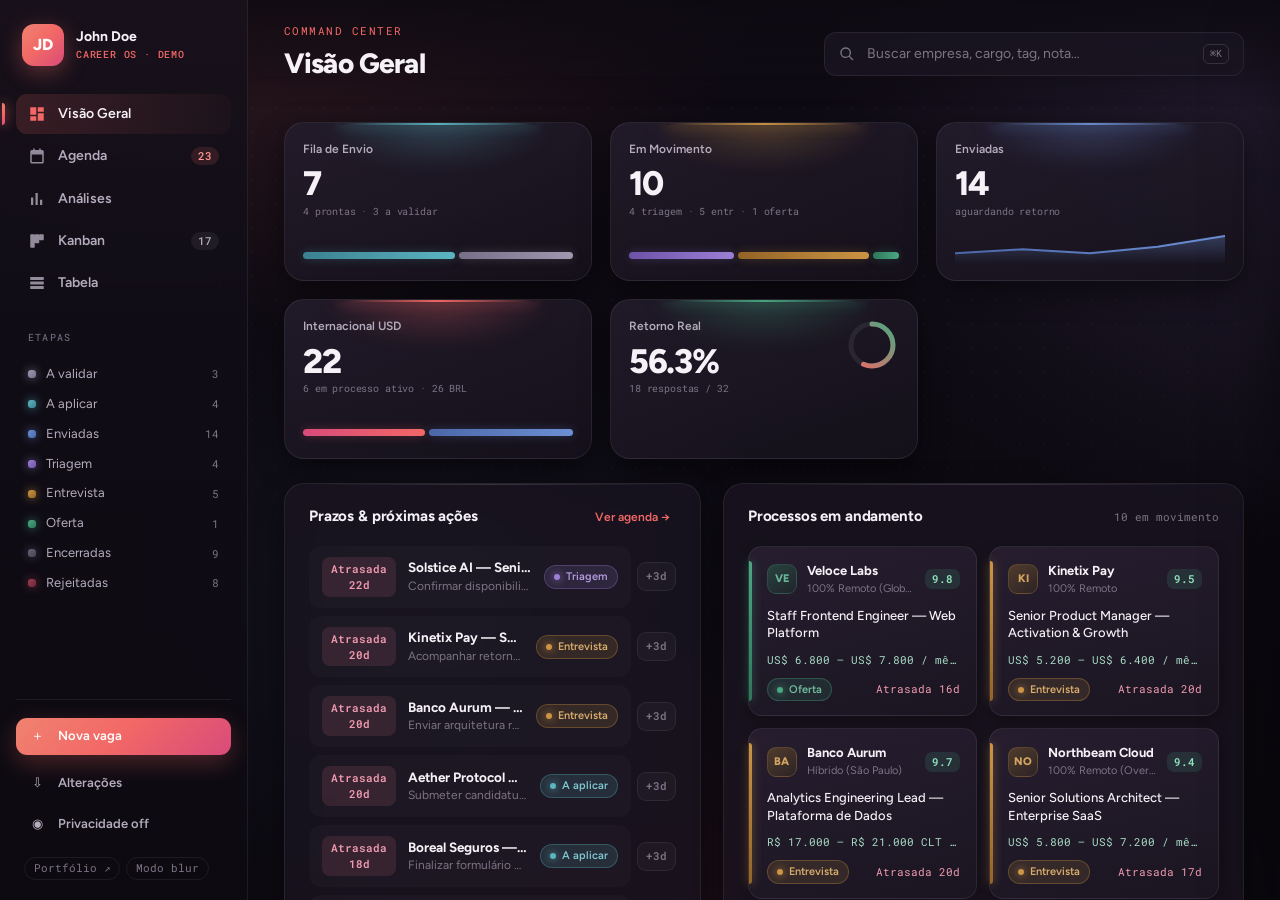
<file: index.html>
<!doctype html>
<html lang="pt-BR">
  <head>
    <meta charset="UTF-8" />
    <meta name="viewport" content="width=device-width, initial-scale=1.0" />
    <title>Career OS — Painel Interativo de Processos Seletivos</title>
    <meta name="description" content="Painel open-source em HTML, CSS e JS puro com Kanban drag-and-drop, agenda de prazos, busca rápida (⌘K) e gráficos em SVG nativo — zero build e dados fictícios." />
    <meta property="og:type" content="website" />
    <meta property="og:url" content="https://arthurdilorenzo.github.io/career-os-demo/" />
    <meta property="og:title" content="Career OS — Painel Interativo de Processos Seletivos" />
    <meta property="og:description" content="Demo interativa open-source em HTML, CSS e JS puro: Kanban drag-and-drop, agenda de follow-ups, busca ⌘K e gráficos SVG nativos." />
    <meta property="og:image" content="https://arthurdilorenzo.github.io/career-os-demo/assets/og-preview.png" />
    <meta property="og:image:width" content="1200" />
    <meta property="og:image:height" content="630" />
    <meta name="twitter:card" content="summary_large_image" />
    <meta name="twitter:title" content="Career OS — Painel Interativo de Processos Seletivos" />
    <meta name="twitter:description" content="Demo interativa open-source em HTML, CSS e JS puro com Kanban, agenda e gráficos SVG nativos." />
    <meta name="twitter:image" content="https://arthurdilorenzo.github.io/career-os-demo/assets/og-preview.png" />
    <link rel="icon" type="image/svg+xml" href="assets/favicon_jd.svg" />
    <link rel="icon" type="image/png" href="assets/favicon_jd.png" />
    <link rel="apple-touch-icon" href="assets/favicon_jd.png" />
    <link rel="preconnect" href="https://fonts.googleapis.com" />
    <link rel="preconnect" href="https://fonts.gstatic.com" crossorigin />
    <link href="https://fonts.googleapis.com/css2?family=Figtree:wght@400;500;600;700;800&family=Roboto+Mono:wght@400;500;600&display=swap" rel="stylesheet" />
    <link rel="stylesheet" href="styles.css?v=3.5" />
  </head>
  <body>
    <div class="ambient" aria-hidden="true"></div>

    <div class="app">
      <!-- ============ SIDEBAR ============ -->
      <aside class="sidebar" id="sidebar">
        <div class="sb-brand">
          <span class="sb-mark">JD</span>
          <span class="sb-brand-text">John Doe<small>Career OS · Demo</small></span>
        </div>

        <nav class="sb-nav" aria-label="Navegação principal">
          <button class="sb-item active" data-view="overview"><svg viewBox="0 0 24 24"><path d="M3 13h8V3H3zm0 8h8v-6H3zm10 0h8V11h-8zm0-18v6h8V3z"/></svg><span>Visão Geral</span></button>
          <button class="sb-item" data-view="agenda"><svg viewBox="0 0 24 24"><path d="M7 2v2H5a2 2 0 0 0-2 2v14a2 2 0 0 0 2 2h14a2 2 0 0 0 2-2V6a2 2 0 0 0-2-2h-2V2h-2v2H9V2zm-2 8h14v10H5z"/></svg><span>Agenda</span><em class="sb-count alert" id="sbCountAgenda">0</em></button>
          <button class="sb-item" data-view="analytics"><svg viewBox="0 0 24 24"><path d="M4 20V10h3v10zm6 0V4h3v16zm6 0v-7h3v7z"/></svg><span>Análises</span></button>
          <button class="sb-item" data-view="kanban"><svg viewBox="0 0 24 24"><path d="M4 3h4a1 1 0 0 1 1 1v16a1 1 0 0 1-1 1H4a1 1 0 0 1-1-1V4a1 1 0 0 1 1-1zm6 0h4a1 1 0 0 1 1 1v10a1 1 0 0 1-1 1h-4a1 1 0 0 1-1-1V4a1 1 0 0 1 1-1zm6 0h4a1 1 0 0 1 1 1v6a1 1 0 0 1-1 1h-4a1 1 0 0 1-1-1V4a1 1 0 0 1 1-1z"/></svg><span>Kanban</span><em class="sb-count" id="sbCountKanban">0</em></button>
          <button class="sb-item" data-view="table"><svg viewBox="0 0 24 24"><path d="M3 4h18v4H3zm0 6h18v4H3zm0 6h18v4H3z"/></svg><span>Tabela</span></button>
        </nav>

        <div class="sb-section-label">Etapas</div>
        <ul class="sb-legend" id="sbLegend"></ul>

        <div class="sb-footer">
          <button class="sb-action primary" id="addJobBtn"><span>＋</span><b>Nova vaga</b></button>
          <button class="sb-action" id="exportChangesBtn"><span>⇩</span><b>Alterações</b><em id="localChangesBadge" class="sb-count" hidden>0</em></button>
          <button class="sb-action" id="privacyModeBtn" aria-pressed="false"><span id="privacyIcon">◉</span><b id="privacyLabel">Privacidade off</b></button>
          <div class="sb-links">
            <a href="https://arthurdilorenzo.com" target="_blank" rel="noreferrer">Portfólio ↗</a>
            <a href="kanban_blurred.html">Modo blur</a>
          </div>
        </div>
      </aside>

      <!-- ============ MAIN ============ -->
      <main class="main">
        <header class="topbar">
          <div class="tb-title">
            <p class="eyebrow" id="viewEyebrow">COMMAND CENTER</p>
            <h1 id="viewTitle">Visão Geral</h1>
          </div>
          <div class="tb-search">
            <svg viewBox="0 0 24 24"><path d="M10 2a8 8 0 0 1 6.32 12.9l5.39 5.4-1.41 1.4-5.4-5.39A8 8 0 1 1 10 2zm0 2a6 6 0 1 0 0 12 6 6 0 0 0 0-12z"/></svg>
            <input id="searchInput" type="search" placeholder="Buscar empresa, cargo, tag, nota…" aria-label="Buscar vagas" />
            <kbd>⌘K</kbd>
          </div>
          <div class="tb-targets">
            <div class="tb-target"><span>USD</span><strong class="sensitive">US$ 5k+</strong></div>
            <div class="tb-target"><span>BRL</span><strong class="sensitive">R$ 15k+</strong></div>
          </div>
        </header>

        <div id="privacyNotice" class="privacy-banner" hidden>🔒 Modo privacidade ativo — remunerações borradas. <button id="turnOffPrivacyBtn" type="button">Desativar</button></div>

        <!-- ===== VIEW: OVERVIEW ===== -->
        <section class="view" id="view-overview">
          <div class="kpi-row" id="kpiRow"></div>

          <div class="ov-grid">
            <div class="panel">
              <div class="panel-head"><h2>Prazos & próximas ações</h2><button class="link-btn" data-goto="agenda">Ver agenda →</button></div>
              <div id="ovAgenda" class="ov-agenda"></div>
            </div>
            <div class="panel">
              <div class="panel-head"><h2>Processos em andamento</h2><span class="panel-sub" id="ovActiveCount"></span></div>
              <div id="ovActive" class="ov-active"></div>
            </div>
          </div>

          <div class="ov-grid charts">
            <div class="panel">
              <div class="panel-head"><h2>Funil por etapa</h2><button class="link-btn" data-goto="kanban">Abrir kanban →</button></div>
              <div id="ovFunnel"></div>
            </div>
            <div class="panel">
              <div class="panel-head"><h2>Volume por mês</h2><span class="panel-sub">data de envio · ou de registro quando ausente</span></div>
              <div id="ovMonthly"></div>
            </div>
          </div>
        </section>

        <!-- ===== VIEW: KANBAN ===== -->
        <section class="view" id="view-kanban" hidden>
          <div class="toolbar">
            <div class="seg" id="kanbanRegion">
              <button class="active" data-region="all">Todas</button>
              <button data-region="Internacional">USD</button>
              <button data-region="Brasil">Brasil</button>
            </div>
            <label class="switch"><input type="checkbox" id="hideArchived" /> <span>Ocultar encerradas / rejeitadas</span></label>
            <span class="toolbar-meta" id="kanbanMeta"></span>
          </div>
          <div class="kanban" id="kanbanBoard"></div>
        </section>

        <!-- ===== VIEW: TABLE ===== -->
        <section class="view" id="view-table" hidden>
          <div class="toolbar">
            <div class="chips" id="tableStageChips"></div>
            <div class="seg" id="tableRegion">
              <button class="active" data-region="all">Todas</button>
              <button data-region="Internacional">USD</button>
              <button data-region="Brasil">Brasil</button>
            </div>
            <span class="toolbar-meta" id="tableMeta"></span>
          </div>
          <div class="panel table-panel">
            <table class="data-table">
              <thead>
                <tr>
                  <th data-sort="company">Empresa</th>
                  <th data-sort="role">Cargo</th>
                  <th data-sort="stage">Etapa</th>
                  <th data-sort="fitScore">Fit</th>
                  <th data-sort="salary">Remuneração</th>
                  <th data-sort="category">Região</th>
                  <th data-sort="date">Data</th>
                  <th data-sort="due">Prazo</th>
                </tr>
              </thead>
              <tbody id="tableBody"></tbody>
            </table>
          </div>
        </section>

        <!-- ===== VIEW: ANALYTICS ===== -->
        <section class="view" id="view-analytics" hidden>
          <div class="an-grid">
            <div class="panel"><div class="panel-head"><h2>Taxa de retorno real</h2></div><div id="anGauge"></div></div>
            <div class="panel"><div class="panel-head"><h2>Moeda / região</h2></div><div id="anDonut"></div></div>
            <div class="panel"><div class="panel-head"><h2>Distribuição de Fit Score</h2></div><div id="anFit"></div></div>
            <div class="panel span-2"><div class="panel-head"><h2>Volume por mês, por região</h2><span class="panel-sub">data de envio · ou de registro quando ausente</span></div><div id="anMonthly"></div></div>
            <div class="panel"><div class="panel-head"><h2>Desfecho das candidaturas</h2></div><div id="anOutcome"></div></div>
          </div>
          <p class="data-note" id="anNote"></p>
        </section>

        <!-- ===== VIEW: AGENDA ===== -->
        <section class="view" id="view-agenda" hidden>
          <div class="agenda" id="agendaList"></div>
        </section>

        <footer class="site-foot">
          <span>Feito por <a href="https://arthurdilorenzo.com" target="_blank" rel="noreferrer"><img src="assets/author_mark.png" alt="" />Arthur Di Lorenzo</a></span>
          <span class="site-foot-meta">Career OS · Demo interativa</span>
        </footer>
      </main>
    </div>

    <!-- ============ DRAWER (gaveta lateral) ============ -->
    <div class="drawer-scrim" id="drawerScrim" hidden></div>
    <aside class="drawer" id="drawer" aria-hidden="true" aria-label="Detalhes da vaga">
      <form id="drawerForm">
        <header class="dr-head">
          <div class="dr-id">
            <span class="logo lg" id="drLogo"></span>
            <div>
              <p class="dr-company" id="drCompany">—</p>
              <h2 id="drRole">—</h2>
            </div>
          </div>
          <button type="button" class="icon-btn" id="drClose" aria-label="Fechar">✕</button>
        </header>

        <div class="dr-body">
          <div class="dr-chips" id="drChips"></div>
          <div class="dr-quick-actions" id="drQuickActions"></div>

          <div class="dr-block">
            <p class="dr-label">Etapa — clique para mover</p>
            <div id="drStepper"></div>
          </div>

          <div class="dr-status" id="drStatus"></div>

          <div class="dr-grid">
            <label>Prioridade
              <select id="drPriority"><option value="">—</option><option>Alta</option><option>Média</option><option>Baixa</option></select>
            </label>
            <label>Data de envio<input type="date" id="drApplied" /></label>
            <label>Próximo prazo<input type="date" id="drDue" /></label>
            <label>CV utilizado<input type="text" id="drResume" placeholder="JohnDoe_Empresa.pdf" /></label>
            <label class="full">Contato / recrutador<input type="text" id="drContact" /></label>
            <label class="full">Próxima ação<input type="text" id="drNextAction" /></label>
            <label class="full">Notas<textarea id="drNotes" rows="7"></textarea></label>
          </div>
        </div>

        <footer class="dr-foot">
          <div>
            <a id="drUrl" class="btn ghost" target="_blank" rel="noreferrer">Abrir vaga ↗</a>
            <button type="button" class="btn ghost" id="drRestore">Restaurar original</button>
          </div>
          <div>
            <button type="button" class="btn ghost" id="drCancel">Cancelar</button>
            <button type="submit" class="btn primary">Salvar</button>
          </div>
        </footer>
      </form>
    </aside>

    <!-- ============ MODAIS ============ -->
    <dialog id="exportModal" class="modal">
      <header><h2>Alterações locais (JSON)</h2><button type="button" class="icon-btn" data-close>✕</button></header>
      <p class="modal-intro">Mudanças salvas localmente neste navegador (<code>localStorage</code>). Você pode copiar ou baixar em JSON.</p>
      <textarea id="exportJson" rows="12" readonly></textarea>
      <footer>
        <button class="btn danger" id="clearAllLocalBtn">Limpar memória local</button>
        <div><button class="btn ghost" id="copyJsonBtn">Copiar</button><button class="btn primary" id="downloadJsonBtn">Baixar JSON</button></div>
      </footer>
    </dialog>

    <dialog id="newJobModal" class="modal">
      <form id="newJobForm">
        <header><h2>Nova vaga</h2><button type="button" class="icon-btn" data-close>✕</button></header>
        <div class="dr-grid">
          <label class="full">Empresa *<input id="njCompany" required /></label>
          <label class="full">Cargo *<input id="njRole" required /></label>
          <label>Região<select id="njCategory"><option value="Internacional">Internacional (USD)</option><option value="Brasil">Brasil (BRL)</option></select></label>
          <label>Etapa<select id="njStage"><option value="to_apply">A aplicar</option><option value="inbound">A validar</option><option value="submitted">Enviada</option><option value="interview">Entrevista</option></select></label>
          <label>Remuneração<input id="njSalary" placeholder="US$ 5k/mês" /></label>
          <label>Fit (0–10)<input id="njFit" type="number" step="0.1" min="0" max="10" /></label>
          <label class="full">URL *<input id="njUrl" type="url" required /></label>
          <label class="full">Notas<textarea id="njNotes" rows="3"></textarea></label>
        </div>
        <footer><span></span><div><button type="button" class="btn ghost" data-close>Cancelar</button><button class="btn primary" type="submit">Cadastrar</button></div></footer>
      </form>
    </dialog>

    <div id="toast" class="toast" aria-live="polite"></div>

    <script src="data.js?v=1"></script>
    <script src="app.js?v=3.1"></script>
  </body>
</html>
</file>
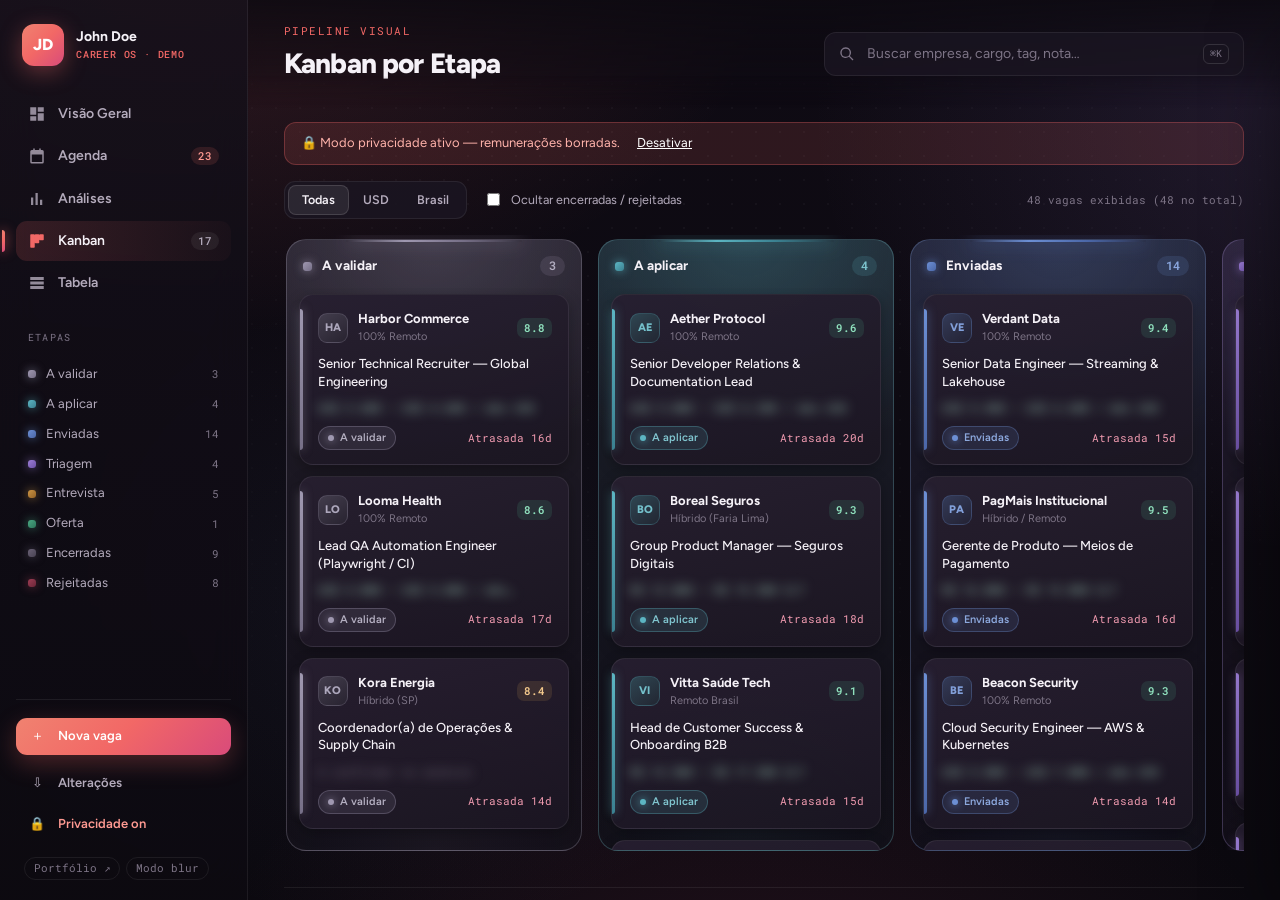
<file: kanban_blurred.html>
<!doctype html>
<html lang="pt-BR">
  <head>
    <meta charset="UTF-8" />
    <meta http-equiv="refresh" content="0; url=index.html?view=kanban&privacy=1" />
    <title>Redirecionando para o Modo Privacidade...</title>
    <link rel="icon" type="image/svg+xml" href="assets/favicon_jd.svg" />
    <link rel="icon" type="image/png" href="assets/favicon_jd.png" />
    <script>
      window.location.replace("index.html?view=kanban&privacy=1");
    </script>
  </head>
  <body style="font-family: -apple-system, BlinkMacSystemFont, 'Segoe UI', sans-serif; background: #0d0a11; color: #b4abbc; display: flex; align-items: center; justify-content: center; height: 100vh; margin: 0;">
    <p>Redirecionando para o <a href="index.html?view=kanban&privacy=1" style="color: #f26866; text-decoration: none; font-weight: 600;">Kanban em Modo Privacidade</a>...</p>
  </body>
</html>
</file>
<file: styles.css>
/* ==========================================================================
   Career OS — Demo Pública (John Doe)
   Estética dark editorial: coral #f26866, Figtree / Roboto Mono, fundo ameixa
   + Estética dark editorial (fundo ameixa, halos, pílulas translúcidas)
   ========================================================================== */

:root {
  /* Base ameixa editorial */
  --bg: #0d0a11;
  --bg-2: #120e17;
  --surface: rgba(27, 22, 34, 0.72);
  --surface-solid: #1b1622;
  --surface-2: #211b29;
  --surface-hover: #271f30;
  --line: rgba(255, 255, 255, 0.07);
  --line-strong: rgba(255, 255, 255, 0.13);

  --text: #f5f1f7;
  --text-2: #b4abbc;
  --text-3: #7d7486;

  /* Destaque: coral #f26866 + transição magenta */
  --accent: #f26866;
  --accent-2: #d94b7a;
  --accent-grad: linear-gradient(135deg, #f08270 0%, #f26866 48%, #d94b7a 100%);
  --accent-soft: rgba(242, 104, 102, 0.14);

  /* Etapas — tons autorais dessaturados/profundos + pares de degradê (sem cores primárias chapadas) */
  --st-inbound: #9f98b0;
  --st-inbound-2: #766f87;
  --st-to_apply: #5cb5c2;
  --st-to_apply-2: #3b8191;
  --st-submitted: #6c8fd4;
  --st-submitted-2: #4b67a8;
  --st-screening: #9c7ed6;
  --st-screening-2: #6e52a8;
  --st-interview: #cc9444;
  --st-interview-2: #946326;
  --st-offer: #4aa882;
  --st-offer-2: #2d775b;
  --st-closed: #6a6276;
  --st-closed-2: #484252;
  --st-rejected: #9e3d54;
  --st-rejected-2: #6b2538;

  --font: 'Figtree', -apple-system, BlinkMacSystemFont, sans-serif;
  --mono: 'Roboto Mono', ui-monospace, monospace;

  --r-sm: 8px;
  --r: 14px;
  --r-lg: 20px;
  --shadow: 0 10px 30px rgba(0, 0, 0, 0.45);
  --shadow-lg: 0 30px 80px rgba(0, 0, 0, 0.65);
  --sb-w: 248px;
}

* { box-sizing: border-box; }
html, body { margin: 0; height: 100%; }
body {
  font-family: var(--font);
  background: var(--bg);
  color: var(--text);
  font-size: 14px;
  line-height: 1.45;
  -webkit-font-smoothing: antialiased;
  overflow: hidden;
}
button, input, select, textarea { font: inherit; color: inherit; }
button { cursor: pointer; background: none; border: 0; }
[hidden] { display: none !important; }
svg { fill: currentColor; }

/* ---------- Fundo ambiente: malha de luz + textura de pontos ---------- */
.ambient {
  position: fixed; inset: 0; z-index: 0; pointer-events: none;
  background:
    radial-gradient(950px 640px at 14% -8%, rgba(242, 104, 102, 0.17), transparent 64%),
    radial-gradient(840px 720px at 104% 12%, rgba(156, 126, 214, 0.14), transparent 62%),
    radial-gradient(900px 700px at 58% 118%, rgba(217, 75, 122, 0.11), transparent 62%),
    radial-gradient(640px 520px at 32% 68%, rgba(108, 143, 212, 0.06), transparent 62%),
    linear-gradient(180deg, #0f0b14 0%, #0b090f 100%);
}
.ambient::after {
  content: ''; position: absolute; inset: 0;
  background-image: radial-gradient(rgba(255,255,255,0.042) 1px, transparent 1px);
  background-size: 24px 24px;
  -webkit-mask-image: radial-gradient(ellipse 92% 84% at 54% 18%, rgba(0,0,0,0.85), transparent 100%);
  mask-image: radial-gradient(ellipse 92% 84% at 54% 18%, rgba(0,0,0,0.85), transparent 100%);
}

.app { position: relative; z-index: 1; display: grid; grid-template-columns: var(--sb-w) 1fr; height: 100vh; }

/* ============================ SIDEBAR ============================ */
.sidebar {
  display: flex; flex-direction: column; gap: 6px;
  padding: 24px 16px 20px;
  background: linear-gradient(180deg, rgba(20, 16, 26, 0.82), rgba(13, 10, 17, 0.88));
  border-right: 1px solid var(--line);
  backdrop-filter: blur(18px);
  overflow-y: auto;
}
.sb-brand { display: flex; align-items: center; gap: 12px; padding: 0 6px 22px; }
.sb-mark {
  width: 42px; height: 42px; border-radius: 12px; display: grid; place-items: center; flex-shrink: 0;
  background: var(--accent-grad); color: #fff; font-weight: 800; font-size: 16px; letter-spacing: -0.03em;
  box-shadow: 0 6px 22px rgba(242, 104, 102, 0.36);
}
.sb-mark img { width: 100%; height: 100%; object-fit: contain; display: block; }
.sb-brand-text { font-weight: 700; font-size: 14px; line-height: 1.2; display: flex; flex-direction: column; }
.sb-brand-text small { font-family: var(--mono); font-weight: 500; font-size: 10px; color: var(--accent); letter-spacing: .08em; text-transform: uppercase; margin-top: 3px; }

.sb-nav { display: flex; flex-direction: column; gap: 2px; }
.sb-item {
  position: relative; display: flex; align-items: center; gap: 12px;
  padding: 10px 12px; border-radius: 11px; color: var(--text-2); font-weight: 600; text-align: left;
  transition: background .18s, color .18s;
}
.sb-item svg { width: 18px; height: 18px; opacity: .8; flex-shrink: 0; }
.sb-item:hover { background: rgba(255,255,255,0.04); color: var(--text); }
.sb-item.active { background: linear-gradient(90deg, rgba(242,104,102,0.16), rgba(242,104,102,0.03)); color: var(--text); }
.sb-item.active::before {
  content: ''; position: absolute; left: -14px; top: 9px; bottom: 9px; width: 3px; border-radius: 0 3px 3px 0;
  background: var(--accent-grad); box-shadow: 0 0 12px var(--accent);
}
.sb-item.active svg { color: var(--accent); opacity: 1; }
.sb-count {
  margin-left: auto; font-style: normal; font-family: var(--mono); font-size: 11px; font-weight: 500;
  padding: 1px 7px; border-radius: 999px; background: rgba(255,255,255,0.06); color: var(--text-2);
}
.sb-count.alert { background: var(--accent-soft); color: #ff9a92; }

.sb-section-label { margin: 22px 12px 8px; font-family: var(--mono); font-size: 10px; letter-spacing: .12em; text-transform: uppercase; color: var(--text-3); }
.sb-legend { list-style: none; margin: 0; padding: 0 4px; display: flex; flex-direction: column; gap: 1px; }
.sb-legend li { display: flex; align-items: center; gap: 10px; padding: 5px 8px; border-radius: 8px; color: var(--text-2); font-size: 13px; cursor: pointer; transition: background .15s, color .15s; }
.sb-legend li:hover { background: rgba(255,255,255,0.04); color: var(--text); }
.sb-legend li i { width: 8px; height: 8px; border-radius: 3px; background: linear-gradient(135deg, var(--c), var(--c2, var(--c))); box-shadow: 0 0 10px color-mix(in srgb, var(--c) 70%, transparent); flex-shrink: 0; }
.sb-legend li em { margin-left: auto; font-style: normal; font-family: var(--mono); font-size: 11px; color: var(--text-3); }

.sb-footer { margin-top: auto; padding-top: 18px; display: flex; flex-direction: column; gap: 4px; border-top: 1px solid var(--line); }
.sb-action { display: flex; align-items: center; gap: 12px; padding: 9px 12px; border-radius: 11px; color: var(--text-2); font-size: 13px; text-align: left; }
.sb-action b { font-weight: 600; }
.sb-action span { width: 18px; text-align: center; }
.sb-action:hover { background: rgba(255,255,255,0.04); color: var(--text); }
.sb-action.primary { background: var(--accent-grad); color: #fff; box-shadow: 0 8px 24px rgba(242,104,102,0.28); margin-bottom: 6px; }
.sb-action.primary:hover { filter: brightness(1.08); background: var(--accent-grad); }
.sb-action[aria-pressed="true"] { color: #ff9a92; }
.sb-links { display: flex; gap: 6px; flex-wrap: wrap; padding: 10px 8px 0; }
.sb-links a { font-family: var(--mono); font-size: 10.5px; white-space: nowrap; color: var(--text-3); text-decoration: none; padding: 3px 9px; border: 1px solid var(--line); border-radius: 999px; }
.sb-links a:hover { color: var(--text); border-color: var(--line-strong); }

/* ============================ MAIN ============================ */
.main { overflow-y: auto; overflow-x: hidden; padding: 0 36px 20px; min-width: 0; }
.topbar {
  position: sticky; top: 0; z-index: 20;
  display: flex; align-items: center; gap: 24px;
  margin: 0 -36px 14px;
  padding: 24px 36px 24px;
  background: linear-gradient(180deg, rgba(13,10,17,0.86) 0%, rgba(13,10,17,0.44) 60%, rgba(13,10,17,0) 100%);
  backdrop-filter: blur(8px);
  -webkit-mask-image: linear-gradient(180deg, #000 0%, #000 70%, transparent 100%);
  mask-image: linear-gradient(180deg, #000 0%, #000 70%, transparent 100%);
}
.eyebrow { margin: 0 0 4px; font-family: var(--mono); font-size: 10.5px; letter-spacing: .14em; color: var(--accent); text-transform: uppercase; }
.tb-title h1 { margin: 0; font-size: 28px; font-weight: 800; letter-spacing: -0.03em; }
.tb-search {
  margin-left: auto; display: flex; align-items: center; gap: 10px; width: min(420px, 38vw);
  padding: 10px 14px; border-radius: 12px; background: rgba(27,22,34,0.8); border: 1px solid var(--line);
  transition: border-color .2s, box-shadow .2s;
}
.tb-search:focus-within { border-color: rgba(242,104,102,0.5); box-shadow: 0 0 0 4px rgba(242,104,102,0.10); }
.tb-search svg { width: 16px; height: 16px; color: var(--text-3); flex-shrink: 0; }
.tb-search input { flex: 1; background: none; border: 0; outline: 0; min-width: 0; }
.tb-search input::placeholder { color: var(--text-3); }
.tb-search kbd { font-family: var(--mono); font-size: 10px; color: var(--text-3); border: 1px solid var(--line-strong); border-radius: 6px; padding: 2px 6px; }
.tb-targets { display: flex; gap: 8px; }
.tb-target { padding: 7px 12px; border-radius: 11px; border: 1px solid var(--line); background: rgba(27,22,34,0.6); display: flex; flex-direction: column; }
.tb-target span { font-family: var(--mono); font-size: 9.5px; color: var(--text-3); letter-spacing: .1em; }
.tb-target strong { font-size: 13px; font-weight: 700; }

.privacy-banner { margin-bottom: 16px; padding: 10px 16px; border-radius: 12px; background: var(--accent-soft); border: 1px solid rgba(242,104,102,0.3); color: #ffb3ab; font-size: 13px; }
.privacy-banner button { margin-left: 8px; color: #fff; text-decoration: underline; }
body.privacy .sensitive { filter: blur(6px); user-select: none; }

/* ============================ PANELS ============================ */
.panel {
  position: relative; background: var(--surface); border: 1px solid var(--line); border-radius: var(--r-lg);
  padding: 22px 24px; backdrop-filter: blur(14px); box-shadow: var(--shadow); min-width: 0;
}
.panel::before { /* filete de luz no topo */
  content: ''; position: absolute; top: 0; left: 24px; right: 24px; height: 1px;
  background: linear-gradient(90deg, transparent, rgba(255,255,255,0.14), transparent);
}
.panel-head { display: flex; align-items: baseline; justify-content: space-between; gap: 12px; margin-bottom: 18px; }
.panel-head h2 { margin: 0; font-size: 15px; font-weight: 700; letter-spacing: -0.01em; }
.panel-sub { font-family: var(--mono); font-size: 10.5px; color: var(--text-3); }
.link-btn { font-size: 12px; font-weight: 600; color: var(--accent); }
.link-btn:hover { color: #ff9a92; }

/* ============================ KPIs ============================ */
.kpi-row { display: grid; grid-template-columns: repeat(5, minmax(0, 1fr)); gap: 18px; margin-bottom: 24px; }
.kpi {
  position: relative; overflow: hidden; display: flex; flex-direction: column; padding: 18px 18px 16px; border-radius: var(--r-lg);
  background: linear-gradient(160deg, rgba(36,29,45,0.85), rgba(22,18,28,0.85));
  border: 1px solid var(--line); box-shadow: var(--shadow); min-width: 0;
}
.kpi::before { /* halo colorido no topo */
  content: ''; position: absolute; top: -44px; left: 50%; width: 76%; height: 90px; transform: translateX(-50%);
  background: radial-gradient(closest-side, var(--c), transparent); opacity: .28; filter: blur(10px);
}
.kpi::after { content: ''; position: absolute; top: 0; left: 18%; right: 18%; height: 2px; border-radius: 2px; background: linear-gradient(90deg, transparent, var(--c), transparent); box-shadow: 0 0 14px var(--c); opacity: .95; }
.kpi-top { position: relative; display: flex; justify-content: space-between; align-items: flex-start; gap: 8px; }
.kpi-label { font-size: 12px; color: var(--text-2); font-weight: 600; }
.kpi-num { position: relative; font-size: 34px; font-weight: 800; letter-spacing: -0.04em; line-height: 1.05; margin: 8px 0 3px; }
.kpi-sub { position: relative; font-family: var(--mono); font-size: 10px; letter-spacing: -0.015em; color: var(--text-3); line-height: 1.35; }
.kpi-viz { position: relative; margin-top: auto; padding-top: 12px; height: 46px; }
.kpi-viz svg { width: 100%; height: 100%; display: block; }
.kpi-ring { position: absolute; right: 18px; top: 18px; width: 54px; height: 54px; }

/* ============================ OVERVIEW ============================ */
.ov-grid { display: grid; grid-template-columns: minmax(0, 1fr) minmax(0, 1.25fr); gap: 22px; margin-bottom: 22px; }
.ov-grid.charts { grid-template-columns: minmax(0, 1fr) minmax(0, 1fr); }
.ov-agenda {
  display: flex; flex-direction: column; gap: 8px; max-height: 446px; overflow-y: auto;
  padding: 6px 12px 24px 6px; margin: -6px -12px -12px -6px;
  -webkit-mask-image: linear-gradient(180deg, #000 0%, #000 calc(100% - 24px), transparent 100%);
  mask-image: linear-gradient(180deg, #000 0%, #000 calc(100% - 24px), transparent 100%);
}
.ag-row {
  display: grid; grid-template-columns: 74px minmax(0,1fr) auto; align-items: center; gap: 12px;
  padding: 10px 12px; border-radius: 12px; background: rgba(255,255,255,0.025); border: 1px solid transparent; text-align: left; width: 100%;
  transition: background .15s, border-color .15s;
}
.ag-row:hover { background: rgba(255,255,255,0.05); border-color: var(--line); }
.ag-when { font-family: var(--mono); font-size: 11px; font-weight: 600; padding: 4px 0; border-radius: 8px; text-align: center; }
.ag-when.over { background: rgba(201,103,127,0.16); color: #f19bb0; }
.ag-when.today { background: var(--accent-soft); color: #ffa79f; }
.ag-when.soon { background: rgba(238,178,94,0.13); color: #f3c98c; }
.ag-when.later { background: rgba(255,255,255,0.05); color: var(--text-2); }
.ag-main { min-width: 0; }
.ag-main b { display: block; font-size: 13.5px; white-space: nowrap; overflow: hidden; text-overflow: ellipsis; }
.ag-main span { display: block; font-size: 12px; color: var(--text-3); white-space: nowrap; overflow: hidden; text-overflow: ellipsis; }

.ov-active {
  display: grid; grid-template-columns: repeat(2, minmax(0, 1fr)); gap: 12px; max-height: 446px; overflow-y: auto;
  padding: 8px 12px 24px 8px; margin: -8px -12px -12px -8px;
  -webkit-mask-image: linear-gradient(180deg, #000 0%, #000 calc(100% - 24px), transparent 100%);
  mask-image: linear-gradient(180deg, #000 0%, #000 calc(100% - 24px), transparent 100%);
}

/* ============================ STAGE PILL / LOGO ============================ */
.pill {
  display: inline-flex; align-items: center; gap: 6px; padding: 3px 9px; border-radius: 999px;
  font-size: 11px; font-weight: 600; white-space: nowrap;
  color: color-mix(in srgb, var(--c) 78%, white); background: color-mix(in srgb, var(--c) 14%, transparent);
  border: 1px solid color-mix(in srgb, var(--c) 32%, transparent);
}
.pill i { width: 6px; height: 6px; border-radius: 50%; background: var(--c); box-shadow: 0 0 8px var(--c); }
.tag { display: inline-block; padding: 2px 8px; border-radius: 6px; font-size: 11px; color: var(--text-2); background: rgba(255,255,255,0.05); border: 1px solid var(--line); white-space: nowrap; }
.fit { font-family: var(--mono); font-size: 11px; font-weight: 600; padding: 2px 7px; border-radius: 7px; background: rgba(82,203,152,0.12); color: #8fe0bd; }
.fit.mid { background: rgba(238,178,94,0.12); color: #f3c98c; }
.fit.low, .fit.none { background: rgba(255,255,255,0.05); color: var(--text-3); }

.logo {
  position: relative; flex-shrink: 0; width: 30px; height: 30px; border-radius: 9px; overflow: hidden;
  display: grid; place-items: center; font-size: 11px; font-weight: 800; letter-spacing: .02em;
  color: color-mix(in srgb, var(--c, #9a94a8) 85%, white);
  background: linear-gradient(145deg, color-mix(in srgb, var(--c, #9a94a8) 30%, #1b1622), color-mix(in srgb, var(--c, #9a94a8) 10%, #1b1622));
  border: 1px solid color-mix(in srgb, var(--c, #9a94a8) 25%, transparent);
}
.logo img { position: absolute; inset: 0; width: 100%; height: 100%; object-fit: cover; background: #fff; }
.logo.lg { width: 48px; height: 48px; border-radius: 13px; font-size: 15px; }

/* ============================ JOB CARD ============================ */
.card {
  position: relative; display: flex; flex-direction: column; gap: 10px; width: 100%; min-width: 0; max-width: 100%; text-align: left;
  padding: 15px 16px 14px 18px; border-radius: 14px; cursor: pointer;
  background: linear-gradient(165deg, rgba(39,31,48,0.95), rgba(27,22,34,0.95));
  border: 1px solid var(--line); box-shadow: 0 4px 14px rgba(0,0,0,0.28);
  transition: transform .15s, border-color .15s, box-shadow .15s;
}
.card::before { content: ''; position: absolute; left: 0; top: 14px; bottom: 14px; width: 3px; border-radius: 0 3px 3px 0; background: linear-gradient(180deg, var(--c), var(--c2, color-mix(in srgb, var(--c) 45%, #120e17))); box-shadow: 0 0 10px color-mix(in srgb, var(--c) 65%, transparent); }
.card:hover { transform: translateY(-2px); border-color: color-mix(in srgb, var(--c) 40%, transparent); box-shadow: 0 10px 26px rgba(0,0,0,0.45), 0 0 0 1px color-mix(in srgb, var(--c) 15%, transparent); }
.card.dragging { opacity: .45; transform: rotate(1.5deg); }
.card-head { display: flex; align-items: center; gap: 10px; min-width: 0; }
.card-co { min-width: 0; flex: 1; }
.card-co b { display: block; font-size: 13px; font-weight: 700; white-space: nowrap; overflow: hidden; text-overflow: ellipsis; }
.card-co span { display: block; font-size: 11px; color: var(--text-3); white-space: nowrap; overflow: hidden; text-overflow: ellipsis; }
.card-role { font-size: 13px; color: var(--text); font-weight: 500; line-height: 1.35; overflow-wrap: anywhere; display: -webkit-box; -webkit-line-clamp: 2; -webkit-box-orient: vertical; overflow: hidden; }
.card-salary { font-family: var(--mono); font-size: 11px; color: #a9dcc5; overflow-wrap: anywhere; display: -webkit-box; -webkit-line-clamp: 1; -webkit-box-orient: vertical; overflow: hidden; }
.card-salary.muted { color: var(--text-3); }
.card-foot { display: flex; align-items: center; gap: 6px; flex-wrap: wrap; }
.card-foot .due { margin-left: auto; font-family: var(--mono); font-size: 10.5px; color: var(--text-3); }
.card-foot .due.over { color: #f19bb0; }
.card-foot .due.today { color: #ffa79f; }
.card-foot .due.soon { color: #f3c98c; }
.prio { font-size: 10px; font-weight: 700; letter-spacing: .05em; text-transform: uppercase; color: #ffa79f; }

/* ============================ KANBAN ============================ */
.toolbar { display: flex; align-items: center; gap: 16px; flex-wrap: wrap; margin-bottom: 16px; }
.toolbar-meta { margin-left: auto; font-family: var(--mono); font-size: 11px; color: var(--text-3); }
.seg { display: inline-flex; padding: 3px; border-radius: 11px; background: rgba(27,22,34,0.8); border: 1px solid var(--line); }
.seg button { padding: 6px 14px; border-radius: 8px; font-size: 12.5px; font-weight: 600; color: var(--text-2); }
.seg button.active { background: rgba(255,255,255,0.08); color: var(--text); box-shadow: inset 0 0 0 1px var(--line-strong); }
.switch { display: inline-flex; align-items: center; gap: 8px; font-size: 12.5px; color: var(--text-2); cursor: pointer; }
.switch input { accent-color: var(--accent); }

.kanban { display: flex; gap: 16px; overflow-x: auto; padding: 4px 2px 16px; height: calc(100vh - 268px); min-height: 430px; }
.kanban::-webkit-scrollbar, .col-body::-webkit-scrollbar, .main::-webkit-scrollbar, .ov-agenda::-webkit-scrollbar, .ov-active::-webkit-scrollbar, .dr-body::-webkit-scrollbar, .table-panel::-webkit-scrollbar { width: 8px; height: 8px; }
.kanban::-webkit-scrollbar-thumb, .col-body::-webkit-scrollbar-thumb, .main::-webkit-scrollbar-thumb, .ov-agenda::-webkit-scrollbar-thumb, .ov-active::-webkit-scrollbar-thumb, .dr-body::-webkit-scrollbar-thumb, .table-panel::-webkit-scrollbar-thumb { background: rgba(255,255,255,0.08); border-radius: 8px; }

.col {
  position: relative; flex: 0 0 296px; width: 296px; min-width: 296px; max-width: 296px; display: flex; flex-direction: column; min-height: 0; border-radius: var(--r-lg);
  background:
    radial-gradient(130% 55% at 50% 0%, color-mix(in srgb, var(--c) 24%, transparent), transparent 68%),
    radial-gradient(100% 40% at 50% 100%, color-mix(in srgb, var(--c2, var(--c)) 10%, transparent), transparent 70%),
    linear-gradient(180deg, color-mix(in srgb, var(--c) 10%, rgba(22,18,28,0.92)), rgba(16,13,22,0.88));
  border: 1px solid color-mix(in srgb, var(--c) 22%, var(--line));
  transition: box-shadow .2s, border-color .2s;
}
.col::before { content: ''; position: absolute; top: 0; left: 20%; right: 20%; height: 2px; border-radius: 2px; background: linear-gradient(90deg, transparent, var(--c), var(--c2, var(--c)), transparent); box-shadow: 0 0 18px var(--c); }
.col.drop-target { border-color: color-mix(in srgb, var(--c) 70%, transparent); box-shadow: 0 0 0 3px color-mix(in srgb, var(--c) 18%, transparent), 0 0 40px color-mix(in srgb, var(--c) 20%, transparent); }
.col.empty { flex: 0 0 200px; width: 200px; min-width: 200px; max-width: 200px; }
.col-head { display: flex; align-items: center; gap: 10px; padding: 16px 16px 12px; }
.col-head i { width: 9px; height: 9px; border-radius: 3px; background: linear-gradient(135deg, var(--c), var(--c2, var(--c))); box-shadow: 0 0 10px color-mix(in srgb, var(--c) 75%, transparent); }
.col-head h3 { margin: 0; font-size: 13.5px; font-weight: 700; }
.col-head em { margin-left: auto; font-style: normal; font-family: var(--mono); font-size: 11.5px; font-weight: 600; padding: 2px 9px; border-radius: 999px; color: color-mix(in srgb, var(--c) 80%, white); background: color-mix(in srgb, var(--c) 16%, transparent); }
.col-body { flex: 1; overflow-y: auto; overflow-x: hidden; padding: 6px 12px 18px; display: flex; flex-direction: column; gap: 11px; min-height: 0; min-width: 0; }
.col-body > * { flex-shrink: 0; }
.col-empty { margin: 4px 2px; padding: 22px 10px; border: 1px dashed color-mix(in srgb, var(--c) 30%, transparent); border-radius: 12px; text-align: center; font-size: 12px; color: var(--text-3); }
.col-more { padding: 9px; border-radius: 10px; font-size: 12px; font-weight: 600; color: var(--text-2); background: rgba(255,255,255,0.04); border: 1px dashed var(--line-strong); }
.col-more:hover { color: var(--text); background: rgba(255,255,255,0.07); }

/* ============================ TABLE ============================ */
.chips { display: flex; gap: 6px; flex-wrap: wrap; }
.chip { display: inline-flex; align-items: center; gap: 7px; padding: 6px 12px; border-radius: 999px; font-size: 12px; font-weight: 600; color: var(--text-2); background: rgba(27,22,34,0.8); border: 1px solid var(--line); }
.chip i { width: 7px; height: 7px; border-radius: 50%; background: var(--c, var(--text-3)); }
.chip em { font-style: normal; font-family: var(--mono); font-size: 10.5px; color: var(--text-3); }
.chip.active { color: var(--text); border-color: color-mix(in srgb, var(--c, #f26866) 50%, transparent); background: color-mix(in srgb, var(--c, #f26866) 14%, rgba(27,22,34,0.8)); }
.table-panel { padding: 0; overflow: auto; max-height: calc(100vh - 310px); }
.data-table { width: 100%; border-collapse: collapse; }
.data-table th {
  position: sticky; top: 0; z-index: 4; text-align: left; padding: 13px 14px; font-family: var(--mono); font-size: 10.5px; font-weight: 500;
  letter-spacing: .08em; text-transform: uppercase; color: var(--text-3); background: #191420; border-bottom: 1px solid var(--line);
  cursor: pointer; user-select: none; white-space: nowrap;
}
.data-table th:hover { color: var(--text); }
.data-table th.sorted { color: var(--accent); }
.data-table th.sorted::after { content: ' ↓'; }
.data-table th.sorted.asc::after { content: ' ↑'; }
.data-table td { padding: 12px 14px; border-bottom: 1px solid var(--line); vertical-align: middle; font-size: 13px; }
.data-table tbody tr { cursor: pointer; transition: background .12s; }
.data-table tbody tr:hover { background: rgba(255,255,255,0.03); }
.td-co { display: flex; align-items: center; gap: 10px; font-weight: 700; }
.td-role { color: var(--text-2); max-width: 300px; }
.td-sal { font-family: var(--mono); font-size: 11.5px; color: #a9dcc5; max-width: 240px; }
.td-mono { font-family: var(--mono); font-size: 11.5px; color: var(--text-3); white-space: nowrap; }

/* ============================ ANALYTICS ============================ */
.an-grid { display: grid; grid-template-columns: repeat(3, minmax(0, 1fr)); gap: 20px; }
.span-2 { grid-column: span 2; }
.chart-legend { display: flex; gap: 14px; flex-wrap: wrap; margin-top: 12px; font-size: 12px; color: var(--text-2); }
.chart-legend span { display: inline-flex; align-items: center; gap: 6px; }
.chart-legend i { width: 9px; height: 9px; border-radius: 3px; background: var(--c); }
.data-note { margin: 18px 4px 0; font-family: var(--mono); font-size: 11px; color: var(--text-3); line-height: 1.6; }

.funnel { display: flex; flex-direction: column; gap: 9px; }
.fn-row { display: grid; grid-template-columns: 96px minmax(0,1fr) 44px; align-items: center; gap: 12px; font-size: 12.5px; }
.fn-row span { color: var(--text-2); }
.fn-track { height: 22px; border-radius: 7px; background: rgba(255,255,255,0.035); overflow: hidden; }
.fn-bar { height: 100%; min-width: 3px; border-radius: 7px; background: linear-gradient(90deg, color-mix(in srgb, var(--c2, var(--c)) 45%, transparent), var(--c)); box-shadow: 0 0 16px color-mix(in srgb, var(--c) 32%, transparent); transition: width .6s cubic-bezier(.2,.8,.2,1); }
.fn-row b { font-family: var(--mono); font-size: 12px; text-align: right; }

.gauge-wrap { display: flex; flex-direction: column; align-items: center; }
.gauge-wrap svg { width: 100%; max-width: 280px; }
.gauge-caption { text-align: center; font-size: 12px; color: var(--text-2); margin-top: 6px; }

/* Mini stats / gráficos */
.donut-wrap { display: flex; align-items: center; gap: 20px; flex-wrap: wrap; justify-content: center; }
.donut-wrap svg { width: 150px; height: 150px; flex-shrink: 0; }
.donut-stats { display: flex; flex-direction: column; gap: 10px; min-width: 140px; flex: 1; }
.donut-item { display: flex; align-items: center; justify-content: space-between; gap: 10px; padding: 8px 11px; border-radius: 10px; background: rgba(255,255,255,0.025); border: 1px solid var(--line); }
.donut-item-left { display: flex; align-items: center; gap: 8px; font-size: 12.5px; color: var(--text-2); }
.donut-item-left i { width: 8px; height: 8px; border-radius: 3px; background: linear-gradient(135deg, var(--c), var(--c2, var(--c))); }
.donut-item b { font-family: var(--mono); font-size: 13px; }
.donut-item small { display: block; font-size: 10.5px; color: var(--text-3); }

.svg-chart { width: 100%; display: block; overflow: visible; }
.ag-item-wrap { display: flex; align-items: center; gap: 6px; }
.ag-item-wrap .ag-row { flex: 1; }
.snooze-btn {
  padding: 6px 8px; border-radius: 9px; font-family: var(--mono); font-size: 10.5px; font-weight: 600;
  color: var(--text-3); background: rgba(255,255,255,0.03); border: 1px solid var(--line); flex-shrink: 0;
  transition: color .15s, border-color .15s, background .15s;
}
.snooze-btn:hover { color: var(--text); border-color: var(--line-strong); background: rgba(255,255,255,0.07); }
.dr-quick-actions { display: flex; gap: 8px; flex-wrap: wrap; margin-bottom: 14px; }
.dr-quick-actions:empty { display: none; }
.btn.sm { padding: 6px 12px; font-size: 11.5px; border-radius: 9px; }

/* ============================ AGENDA VIEW ============================ */
.agenda { display: grid; grid-template-columns: repeat(auto-fill, minmax(360px, 1fr)); gap: 20px; align-items: start; }
.agenda .panel-head h2 { display: flex; align-items: center; gap: 10px; }
.agenda .panel-head h2 i { width: 9px; height: 9px; border-radius: 3px; background: var(--c); box-shadow: 0 0 10px var(--c); }
.agenda-list { display: flex; flex-direction: column; gap: 8px; }
.agenda-card {
  display: flex; flex-direction: column; gap: 7px; padding: 11px 13px; border-radius: 12px;
  background: rgba(255,255,255,0.028); border: 1px solid var(--line); cursor: pointer;
  transition: background .15s, border-color .15s;
}
.agenda-card:hover { background: rgba(255,255,255,0.055); border-color: var(--line-strong); }
.agenda-card-top { display: flex; align-items: center; gap: 8px; }
.agenda-card-top .ag-when { padding: 3px 9px; }
.agenda-card-top .snooze-btn { margin-left: auto; }
.agenda-card b { display: block; font-size: 13.5px; color: var(--text); line-height: 1.3; }
.agenda-card p { margin: 0; font-size: 12px; color: var(--text-3); line-height: 1.4; display: -webkit-box; -webkit-line-clamp: 2; -webkit-box-orient: vertical; overflow: hidden; }

/* ============================ DRAWER ============================ */
.drawer-scrim { position: fixed; inset: 0; z-index: 40; background: rgba(8,6,11,0.45); backdrop-filter: blur(2px); animation: fade .2s; }
.drawer {
  position: fixed; top: 12px; right: 12px; bottom: 12px; z-index: 50; width: min(540px, calc(100vw - 24px));
  background: linear-gradient(180deg, rgba(31,25,39,0.97), rgba(21,17,27,0.98));
  border: 1px solid var(--line-strong); border-radius: 22px; box-shadow: var(--shadow-lg);
  transform: translateX(calc(100% + 24px)); transition: transform .32s cubic-bezier(.2,.8,.2,1);
  overflow: hidden;
}
.drawer.open { transform: translateX(0); }
.drawer::before { content: ''; position: absolute; top: -80px; left: 10%; right: 10%; height: 160px; background: radial-gradient(closest-side, var(--c, #f26866), transparent); opacity: .28; pointer-events: none; }
.drawer form { position: relative; display: flex; flex-direction: column; height: 100%; }
.dr-head { display: flex; justify-content: space-between; align-items: flex-start; gap: 16px; padding: 24px 24px 16px; }
.dr-id { display: flex; gap: 14px; align-items: center; min-width: 0; }
.dr-company { margin: 0; font-size: 12.5px; color: var(--text-2); font-weight: 600; }
.dr-head h2 { margin: 2px 0 0; font-size: 20px; font-weight: 800; letter-spacing: -0.02em; line-height: 1.2; }
.icon-btn { width: 32px; height: 32px; border-radius: 10px; display: grid; place-items: center; color: var(--text-2); background: rgba(255,255,255,0.05); flex-shrink: 0; }
.icon-btn:hover { color: var(--text); background: rgba(255,255,255,0.1); }
.dr-body { flex: 1; overflow-y: auto; padding: 4px 24px 24px; }
.dr-chips { display: flex; flex-wrap: wrap; gap: 6px; margin-bottom: 18px; }
.dr-block { margin-bottom: 16px; }
.dr-label { margin: 0 0 8px; font-family: var(--mono); font-size: 10px; letter-spacing: .1em; text-transform: uppercase; color: var(--text-3); }
.stepper { display: flex; gap: 4px; flex-wrap: wrap; }
.step {
  position: relative; flex: 1 1 auto; padding: 8px 10px 9px; border-radius: 10px; font-size: 11.5px; font-weight: 600; color: var(--text-3);
  background: rgba(255,255,255,0.03); border: 1px solid var(--line); text-align: center; white-space: nowrap;
}
.step:hover { color: var(--text); border-color: color-mix(in srgb, var(--c) 40%, transparent); }
.step.done { color: color-mix(in srgb, var(--c) 70%, white); background: color-mix(in srgb, var(--c) 8%, transparent); }
.step.current { color: #fff; background: linear-gradient(160deg, color-mix(in srgb, var(--c) 45%, transparent), color-mix(in srgb, var(--c) 20%, transparent)); border-color: color-mix(in srgb, var(--c) 70%, transparent); box-shadow: 0 0 20px color-mix(in srgb, var(--c) 30%, transparent); }
.stepper-alt { display: flex; gap: 4px; margin-top: 4px; }
.stepper-alt .step { flex: 0 1 auto; }
.dr-status { margin-bottom: 18px; padding: 12px 14px; border-radius: 12px; background: rgba(255,255,255,0.03); border: 1px solid var(--line); font-size: 12.5px; color: var(--text-2); line-height: 1.5; }
.dr-status:empty { display: none; }
.dr-grid { display: grid; grid-template-columns: 1fr 1fr; gap: 12px 14px; }
.dr-grid label { display: flex; flex-direction: column; gap: 6px; font-size: 11.5px; font-weight: 600; color: var(--text-2); }
.dr-grid label.full { grid-column: 1 / -1; }
.dr-grid input, .dr-grid select, .dr-grid textarea {
  padding: 9px 11px; border-radius: 10px; background: rgba(13,10,17,0.7); border: 1px solid var(--line); outline: 0; font-size: 13px; font-weight: 400; color: var(--text); color-scheme: dark;
}
.dr-grid textarea { resize: vertical; line-height: 1.5; }
.dr-grid input:focus, .dr-grid select:focus, .dr-grid textarea:focus { border-color: rgba(242,104,102,0.5); box-shadow: 0 0 0 3px rgba(242,104,102,0.1); }
.dr-foot { display: flex; justify-content: space-between; gap: 10px; padding: 16px 24px; border-top: 1px solid var(--line); background: rgba(13,10,17,0.4); }
.dr-foot > div { display: flex; gap: 8px; }

.btn { display: inline-flex; align-items: center; gap: 6px; padding: 9px 16px; border-radius: 11px; font-size: 13px; font-weight: 700; text-decoration: none; white-space: nowrap; }
.btn.primary { background: var(--accent-grad); color: #fff; box-shadow: 0 6px 20px rgba(242,104,102,0.3); }
.btn.primary:hover { filter: brightness(1.08); }
.btn.ghost { color: var(--text-2); background: rgba(255,255,255,0.05); border: 1px solid var(--line); }
.btn.ghost:hover { color: var(--text); background: rgba(255,255,255,0.09); }
.btn.danger { color: #f19bb0; background: rgba(201,103,127,0.1); border: 1px solid rgba(201,103,127,0.3); }

/* ============================ MODAL / TOAST ============================ */
.modal { width: min(600px, calc(100vw - 32px)); padding: 0; border-radius: 22px; border: 1px solid var(--line-strong); background: linear-gradient(180deg, #1f1927, #15111b); color: var(--text); box-shadow: var(--shadow-lg); }
.modal::backdrop { background: rgba(8,6,11,0.6); backdrop-filter: blur(3px); }
.modal header, .modal footer { display: flex; justify-content: space-between; align-items: center; gap: 10px; padding: 18px 22px; }
.modal header h2 { margin: 0; font-size: 18px; }
.modal footer > div { display: flex; gap: 8px; }
.modal .dr-grid, .modal-intro, .modal textarea#exportJson { margin: 0 22px; }
.modal-intro { font-size: 13px; color: var(--text-2); margin-bottom: 12px !important; }
.modal textarea#exportJson { width: calc(100% - 44px); font-family: var(--mono); font-size: 11.5px; padding: 12px; border-radius: 12px; background: rgba(13,10,17,0.8); border: 1px solid var(--line); color: var(--text-2); }
.toast { position: fixed; bottom: 24px; left: 50%; z-index: 80; transform: translate(-50%, 20px); opacity: 0; pointer-events: none; padding: 11px 18px; border-radius: 12px; background: #272030; border: 1px solid var(--line-strong); box-shadow: var(--shadow-lg); font-size: 13px; font-weight: 600; transition: all .25s; }
.toast.show { opacity: 1; transform: translate(-50%, 0); }
.empty-state { padding: 26px; text-align: center; color: var(--text-3); font-size: 13px; }

.site-foot {
  margin-top: 20px; padding-top: 14px; border-top: 1px solid var(--line);
  display: flex; align-items: center; justify-content: space-between; gap: 10px 18px; flex-wrap: wrap;
  font-size: 12px; color: var(--text-3);
}
.site-foot > span { display: inline-flex; align-items: center; gap: 7px; }
.site-foot a {
  display: inline-flex; align-items: center; gap: 6px; padding: 3px 10px 3px 7px; border-radius: 999px;
  color: var(--text-2); font-weight: 600; text-decoration: none;
  background: rgba(255,255,255,0.03); border: 1px solid var(--line);
  transition: color .15s, border-color .15s, background .15s;
}
.site-foot a:hover { color: var(--text); border-color: rgba(242,104,102,0.45); background: rgba(242,104,102,0.10); }
.site-foot a img { width: 14px; height: 14px; object-fit: contain; display: block; opacity: .9; }
.site-foot-meta { font-family: var(--mono); font-size: 10.5px; letter-spacing: .04em; color: var(--text-3); }

@keyframes fade { from { opacity: 0; } }
@keyframes rise { from { opacity: 0; transform: translateY(8px); } }
.view:not([hidden]) { animation: rise .35s ease; }

/* ============================ RESPONSIVO ============================ */
@media (max-width: 1360px) {
  .kpi-row { grid-template-columns: repeat(3, minmax(0, 1fr)); }
  .tb-targets { display: none; }
}
@media (max-width: 1100px) {
  :root { --sb-w: 76px; }
  .sb-brand-text, .sb-item span, .sb-section-label, .sb-legend, .sb-action b, .sb-links, .sb-item .sb-count { display: none; }
  .sb-brand { justify-content: center; padding: 0 0 20px; }
  .sb-item, .sb-action { justify-content: center; }
  .ov-grid, .ov-grid.charts, .an-grid { grid-template-columns: minmax(0, 1fr); }
  .span-2 { grid-column: auto; }
  .ov-active { grid-template-columns: minmax(0, 1fr); }
}
@media (max-width: 720px) {
  body { overflow: auto; }
  .app { grid-template-columns: 1fr; height: auto; }
  .sidebar { position: fixed; bottom: 0; left: 0; right: 0; top: auto; z-index: 30; flex-direction: row; padding: 8px; border-right: 0; border-top: 1px solid var(--line); }
  .sb-brand, .sb-footer { display: none; }
  .sb-nav { flex-direction: row; width: 100%; justify-content: space-around; }
  .sb-item.active::before { display: none; }
  .main { padding: 0 16px 92px; overflow: visible; }
  .topbar { flex-wrap: wrap; gap: 12px; margin: 0 -16px 10px; padding: 16px 16px 18px; }
  .tb-search { width: 100%; margin-left: 0; }
  .kpi-row { grid-template-columns: repeat(2, minmax(0, 1fr)); }
  .kpi-row > .kpi:last-child { grid-column: span 2; }
  .ag-row { grid-template-columns: 68px minmax(0, 1fr); gap: 8px; padding: 9px 10px; }
  .ag-row .pill { display: none; }
  .kanban { height: calc(100vh - 260px); }
  .table-panel { max-height: none; }
  .data-table th:nth-child(n+5), .data-table td:nth-child(n+5) { display: none; }
  .dr-grid { grid-template-columns: 1fr; }
}
</file>
